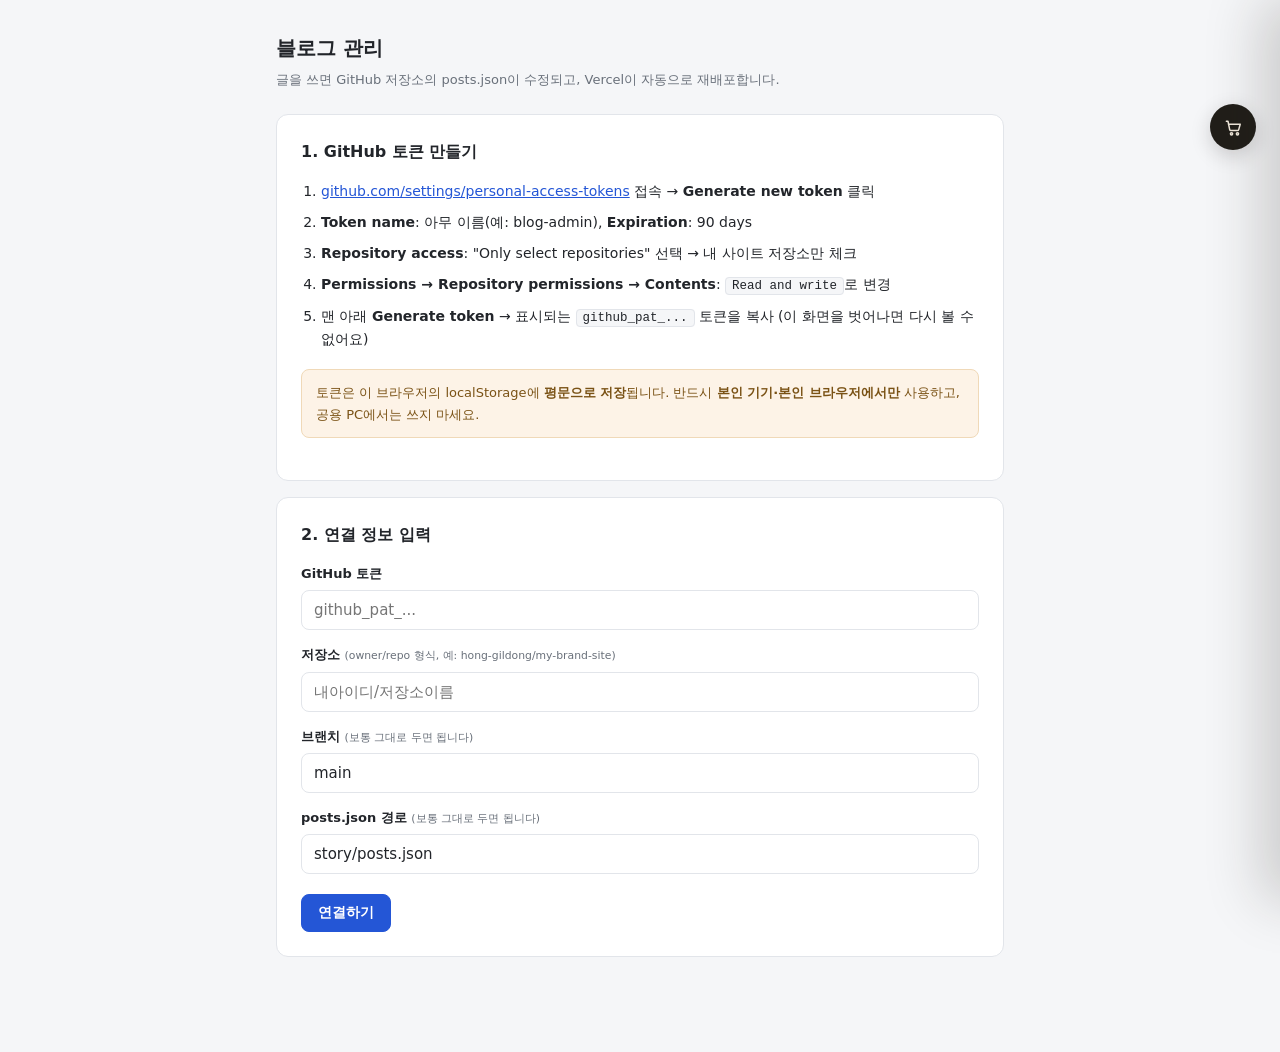
<file: story/admin.html>
<!DOCTYPE html>
<html lang="ko">
<head>
<meta charset="UTF-8">
<meta name="viewport" content="width=device-width, initial-scale=1">
<meta name="robots" content="noindex, nofollow">
<title>블로그 관리</title>
<style>
:root{
  --a-bg:#f5f6f8; --a-panel:#ffffff; --a-ink:#22252a; --a-sub:#69707a;
  --a-line:#e2e5ea; --a-brand:#2456d6; --a-danger:#c0392b; --a-ok:#1e7e46;
}
*{margin:0;padding:0;box-sizing:border-box}
body{background:var(--a-bg);color:var(--a-ink);line-height:1.65;
  font-family:system-ui,-apple-system,'Apple SD Gothic Neo','Malgun Gothic',sans-serif;
  font-size:15px;min-height:100vh}
.wrap{max-width:760px;margin:0 auto;padding:32px 16px 80px}
h1{font-size:20px;font-weight:700;margin-bottom:4px}
.sub{color:var(--a-sub);font-size:13px;margin-bottom:24px}
.panel{background:var(--a-panel);border:1px solid var(--a-line);border-radius:12px;
  padding:24px;margin-bottom:16px}
.panel h2{font-size:16px;margin-bottom:14px}
ol.guide{margin:0 0 18px 20px;font-size:14px;color:var(--a-ink)}
ol.guide li{margin-bottom:8px}
ol.guide code{background:var(--a-bg);border:1px solid var(--a-line);border-radius:4px;
  padding:1px 6px;font-size:12.5px;word-break:break-all}
.warn{background:#fdf3e7;border:1px solid #f0d9b8;color:#7a5215;border-radius:8px;
  padding:12px 14px;font-size:13px;margin-bottom:18px}
label{display:block;font-size:13px;font-weight:600;margin:14px 0 6px}
label small{font-weight:400;color:var(--a-sub)}
input[type=text],input[type=password],input[type=date],textarea{
  width:100%;border:1px solid var(--a-line);border-radius:8px;padding:10px 12px;
  font-size:15px;font-family:inherit;background:#fff;color:var(--a-ink)}
input:focus,textarea:focus{outline:2px solid color-mix(in srgb,var(--a-brand) 35%,transparent);
  border-color:var(--a-brand)}
textarea{min-height:260px;resize:vertical;line-height:1.7}
.btn{display:inline-block;border:1px solid var(--a-line);background:#fff;color:var(--a-ink);
  border-radius:8px;padding:9px 16px;font-size:14px;font-weight:600;cursor:pointer;
  font-family:inherit}
.btn:hover{background:var(--a-bg)}
.btn.primary{background:var(--a-brand);border-color:var(--a-brand);color:#fff}
.btn.primary:hover{filter:brightness(1.08)}
.btn.danger{color:var(--a-danger)}
.btn.small{padding:5px 10px;font-size:12.5px;font-weight:500}
.btn:disabled{opacity:.5;cursor:default}
.row-actions{display:flex;gap:8px;margin-top:20px;flex-wrap:wrap}
.status{margin:14px 0 0;padding:11px 14px;border-radius:8px;font-size:13.5px;display:none}
.status.show{display:block}
.status.info{background:#eef3fd;color:#1d3f8f;border:1px solid #ccdaf6}
.status.ok{background:#e9f6ee;color:var(--a-ok);border:1px solid #c4e5d1}
.status.err{background:#fdeeec;color:var(--a-danger);border:1px solid #f2cdc7;white-space:pre-line}
.topbar{display:flex;justify-content:space-between;align-items:flex-start;gap:12px;
  flex-wrap:wrap;margin-bottom:20px}
.repo-chip{font-size:12.5px;color:var(--a-sub);background:var(--a-panel);
  border:1px solid var(--a-line);border-radius:999px;padding:4px 12px}
.tbl-wrap{overflow-x:auto}
table{width:100%;border-collapse:collapse;font-size:14px}
th,td{text-align:left;padding:11px 10px;border-bottom:1px solid var(--a-line);
  vertical-align:middle}
th{font-size:12px;color:var(--a-sub);font-weight:600;letter-spacing:.03em}
td.title-cell{font-weight:600;max-width:280px}
td .date{color:var(--a-sub);font-size:13px;white-space:nowrap}
td.ops{white-space:nowrap;text-align:right}
.empty-row td{color:var(--a-sub);text-align:center;padding:32px 10px}
.help{background:var(--a-bg);border:1px solid var(--a-line);border-radius:8px;
  padding:10px 14px;font-size:12.5px;color:var(--a-sub);margin-top:8px;line-height:1.8}
.help code{background:#fff;border:1px solid var(--a-line);border-radius:4px;padding:0 5px}
.hidden{display:none}
a.plain{color:var(--a-brand)}
@media (max-width:520px){
  .panel{padding:18px 14px}
  td.title-cell{max-width:150px}
}
</style>
<link rel="stylesheet" href="../assets/cart.css">
</head>
<body>
<div class="wrap">
  <h1>블로그 관리</h1>
  <p class="sub">글을 쓰면 GitHub 저장소의 posts.json이 수정되고, Vercel이 자동으로 재배포합니다.</p>

  <!-- ===== 연결 화면 ===== -->
  <section id="view-connect" class="hidden">
    <div class="panel">
      <h2>1. GitHub 토큰 만들기</h2>
      <ol class="guide">
        <li><a class="plain" href="https://github.com/settings/personal-access-tokens" target="_blank" rel="noopener">github.com/settings/personal-access-tokens</a> 접속 → <strong>Generate new token</strong> 클릭</li>
        <li><strong>Token name</strong>: 아무 이름(예: blog-admin), <strong>Expiration</strong>: 90 days</li>
        <li><strong>Repository access</strong>: "Only select repositories" 선택 → 내 사이트 저장소만 체크</li>
        <li><strong>Permissions → Repository permissions → Contents</strong>: <code>Read and write</code>로 변경</li>
        <li>맨 아래 <strong>Generate token</strong> → 표시되는 <code>github_pat_...</code> 토큰을 복사 (이 화면을 벗어나면 다시 볼 수 없어요)</li>
      </ol>
      <div class="warn">토큰은 이 브라우저의 localStorage에 <strong>평문으로 저장</strong>됩니다. 반드시 <strong>본인 기기·본인 브라우저에서만</strong> 사용하고, 공용 PC에서는 쓰지 마세요.</div>
    </div>
    <div class="panel">
      <h2>2. 연결 정보 입력</h2>
      <form id="connect-form">
        <label>GitHub 토큰</label>
        <input type="password" id="c-token" placeholder="github_pat_..." autocomplete="off" required>
        <label>저장소 <small>(owner/repo 형식, 예: hong-gildong/my-brand-site)</small></label>
        <input type="text" id="c-repo" placeholder="내아이디/저장소이름" autocomplete="off" required>
        <label>브랜치 <small>(보통 그대로 두면 됩니다)</small></label>
        <input type="text" id="c-branch" value="main" autocomplete="off">
        <label>posts.json 경로 <small>(보통 그대로 두면 됩니다)</small></label>
        <input type="text" id="c-path" value="story/posts.json" autocomplete="off">
        <div class="row-actions">
          <button type="submit" class="btn primary">연결하기</button>
        </div>
      </form>
      <div id="connect-status" class="status"></div>
    </div>
  </section>

  <!-- ===== 목록 화면 ===== -->
  <section id="view-list" class="hidden">
    <div class="topbar">
      <span class="repo-chip" id="repo-chip"></span>
      <div style="display:flex;gap:8px;flex-wrap:wrap">
        <a class="btn small" href="../index.html" id="open-blog">내 블로그 열기</a>
        <button class="btn small" id="btn-reload">새로고침</button>
        <button class="btn small danger" id="btn-disconnect">연결 해제</button>
      </div>
    </div>
    <div class="panel">
      <div style="display:flex;justify-content:space-between;align-items:center;margin-bottom:14px">
        <h2 style="margin:0">글 목록</h2>
        <button class="btn primary" id="btn-new">새 글 쓰기</button>
      </div>
      <div class="tbl-wrap">
        <table>
          <thead><tr><th>제목</th><th>날짜</th><th style="text-align:right">관리</th></tr></thead>
          <tbody id="post-rows"></tbody>
        </table>
      </div>
      <div id="list-status" class="status"></div>
    </div>
  </section>

  <!-- ===== 편집 화면 ===== -->
  <section id="view-edit" class="hidden">
    <div class="panel">
      <h2 id="edit-heading">새 글 쓰기</h2>
      <form id="edit-form">
        <label>제목</label>
        <input type="text" id="f-title" required>
        <label>날짜</label>
        <input type="date" id="f-date" required>
        <label>요약 <small>(목록 카드에 보이는 한두 문장)</small></label>
        <input type="text" id="f-summary">
        <label>태그 <small>(콤마로 구분, 예: 브랜드, 신제품)</small></label>
        <input type="text" id="f-tags">
        <label>본문</label>
        <textarea id="f-body" required></textarea>
        <div class="help">
          본문 작성 규칙 (이것만 지원해요)<br>
          &bull; 문단 나누기: 빈 줄 한 줄<br>
          &bull; 소제목: 줄 맨 앞에 <code>## </code><br>
          &bull; 목록: 줄 맨 앞에 <code>- </code>
        </div>
        <div class="row-actions">
          <button type="submit" class="btn primary" id="btn-save">저장</button>
          <button type="button" class="btn" id="btn-cancel">취소</button>
        </div>
      </form>
      <div id="edit-status" class="status"></div>
    </div>
  </section>
</div>

<script>
(function(){
  'use strict';
  var LS_KEY = 'blogAdminConfig';
  var API = 'https://api.github.com';
  var config = null;      // {token, repo, branch, path}
  var posts = [];         // 현재 posts 배열
  var currentSha = null;  // posts.json의 현재 sha
  var editingId = null;   // 수정 중인 글 id (새 글이면 null)

  // ---------- 유틸 ----------
  function $(id){ return document.getElementById(id); }
  function show(id){ ['view-connect','view-list','view-edit'].forEach(function(v){
    $(v).classList.toggle('hidden', v !== id); }); window.scrollTo(0,0); }
  function setStatus(id, type, msg){
    var n = $(id);
    n.className = 'status show ' + type;
    n.textContent = msg;
  }
  function clearStatus(id){ $(id).className = 'status'; $(id).textContent=''; }

  // 유니코드 안전 base64
  function b64encode(str){
    var bytes = new TextEncoder().encode(str), bin = '';
    for (var i = 0; i < bytes.length; i++) bin += String.fromCharCode(bytes[i]);
    return btoa(bin);
  }
  function b64decode(b64){
    var bin = atob(b64.replace(/\s/g,'')), bytes = new Uint8Array(bin.length);
    for (var i = 0; i < bin.length; i++) bytes[i] = bin.charCodeAt(i);
    return new TextDecoder().decode(bytes);
  }

  function slugify(title){
    var s = String(title).toLowerCase()
      .replace(/[^a-z0-9가-힣]+/g, '-')
      .replace(/^-+|-+$/g, '')
      .slice(0, 40);
    return (s || 'post') + '-' + Date.now().toString(36);
  }

  function today(){
    var d = new Date();
    return d.getFullYear() + '-' + String(d.getMonth()+1).padStart(2,'0') + '-' +
      String(d.getDate()).padStart(2,'0');
  }

  // ---------- GitHub API ----------
  function gh(method, urlPath, body){
    return fetch(API + urlPath, {
      method: method,
      headers: {
        'Authorization': 'Bearer ' + config.token,
        'Accept': 'application/vnd.github+json',
        'X-GitHub-Api-Version': '2022-11-28'
      },
      body: body ? JSON.stringify(body) : undefined
    });
  }

  function contentsPath(){
    return '/repos/' + config.repo + '/contents/' +
      config.path.split('/').map(encodeURIComponent).join('/');
  }

  function friendlyError(status, detail){
    if (status === 401) return '토큰이 올바르지 않거나 만료되었습니다. 연결 해제 후 새 토큰으로 다시 연결해 주세요.';
    if (status === 403) return '권한이 없습니다. 토큰의 Repository access에 이 저장소가 포함되어 있고, Contents 권한이 Read and write인지 확인해 주세요.';
    if (status === 404) return '파일을 찾을 수 없습니다. 저장소 이름(owner/repo), 브랜치, posts.json 경로를 확인해 주세요.';
    return 'GitHub 오류 (' + status + ')' + (detail ? '\n' + detail : '');
  }

  function loadPosts(){
    return gh('GET', contentsPath() + '?ref=' + encodeURIComponent(config.branch))
      .then(function(r){
        if (!r.ok) return r.json().catch(function(){return {};}).then(function(j){
          throw new Error(friendlyError(r.status, j.message));
        });
        return r.json();
      })
      .then(function(j){
        currentSha = j.sha;
        var parsed;
        try { parsed = JSON.parse(b64decode(j.content)); }
        catch(e){ throw new Error('posts.json 파싱에 실패했습니다. 파일이 올바른 JSON인지 확인해 주세요.'); }
        posts = Array.isArray(parsed) ? parsed : [];
        return posts;
      });
  }

  // newPosts 저장. 409/sha 불일치 시 1회 재로드 후 재시도.
  function savePosts(newPosts, message, isRetry){
    var body = {
      message: message,
      content: b64encode(JSON.stringify(newPosts, null, 2) + '\n'),
      sha: currentSha,
      branch: config.branch
    };
    return gh('PUT', contentsPath(), body).then(function(r){
      if (r.ok) return r.json().then(function(j){
        currentSha = j.content && j.content.sha;
        posts = newPosts;
      });
      return r.json().catch(function(){return {};}).then(function(j){
        var conflict = r.status === 409 ||
          (r.status === 422 && /sha/i.test(j.message || ''));
        if (conflict && !isRetry){
          // 원격이 먼저 바뀜: 재로드 후 1회 재시도 (내 변경을 최신 상태 위에 다시 적용해야 하므로
          // 여기서는 sha만 새로 받아 같은 내용으로 재시도)
          return loadPosts().then(function(){
            return savePosts(newPosts, message, true);
          });
        }
        throw new Error(friendlyError(r.status, j.message));
      });
    });
  }

  // ---------- 화면: 연결 ----------
  $('connect-form').addEventListener('submit', function(e){
    e.preventDefault();
    var repo = $('c-repo').value.trim().replace(/^https?:\/\/github\.com\//,'').replace(/\/+$/,'');
    var cfg = {
      token: $('c-token').value.trim(),
      repo: repo,
      branch: $('c-branch').value.trim() || 'main',
      path: $('c-path').value.trim().replace(/^\/+/,'') || 'story/posts.json'
    };
    if (!/^[^\/\s]+\/[^\/\s]+$/.test(cfg.repo)){
      setStatus('connect-status','err','저장소는 owner/repo 형식으로 입력해 주세요. (예: hong-gildong/my-site)');
      return;
    }
    config = cfg;
    setStatus('connect-status','info','연결 확인 중...');
    loadPosts().then(function(){
      localStorage.setItem(LS_KEY, JSON.stringify(cfg));
      clearStatus('connect-status');
      renderList();
      show('view-list');
    }).catch(function(err){
      config = null;
      setStatus('connect-status','err', err.message);
    });
  });

  // ---------- 화면: 목록 ----------
  function renderList(){
    $('repo-chip').textContent = config.repo + ' · ' + config.branch + ' · ' + config.path;
    var tbody = $('post-rows');
    tbody.textContent = '';
    var sorted = posts.slice().sort(function(a,b){
      return String(b.date||'').localeCompare(String(a.date||''));
    });
    if (sorted.length === 0){
      var tr = document.createElement('tr');
      tr.className = 'empty-row';
      var td = document.createElement('td');
      td.colSpan = 3;
      td.textContent = '아직 글이 없습니다. 첫 글을 써보세요.';
      tr.appendChild(td);
      tbody.appendChild(tr);
      return;
    }
    sorted.forEach(function(p){
      var tr = document.createElement('tr');
      var tdT = document.createElement('td');
      tdT.className = 'title-cell';
      tdT.textContent = String(p.title || '(제목 없음)');
      var tdD = document.createElement('td');
      var span = document.createElement('span');
      span.className = 'date';
      span.textContent = String(p.date || '');
      tdD.appendChild(span);
      var tdO = document.createElement('td');
      tdO.className = 'ops';
      var bE = document.createElement('button');
      bE.className = 'btn small'; bE.type = 'button'; bE.textContent = '수정';
      bE.addEventListener('click', function(){ openEdit(p.id); });
      var bD = document.createElement('button');
      bD.className = 'btn small danger'; bD.type = 'button'; bD.textContent = '삭제';
      bD.style.marginLeft = '6px';
      bD.addEventListener('click', function(){ removePost(p); });
      tdO.appendChild(bE); tdO.appendChild(bD);
      tr.appendChild(tdT); tr.appendChild(tdD); tr.appendChild(tdO);
      tbody.appendChild(tr);
    });
  }

  $('btn-reload').addEventListener('click', function(){
    setStatus('list-status','info','불러오는 중...');
    loadPosts().then(function(){ clearStatus('list-status'); renderList(); })
      .catch(function(err){ setStatus('list-status','err', err.message); });
  });

  $('btn-disconnect').addEventListener('click', function(){
    if (!confirm('연결을 해제할까요? 저장된 토큰과 설정이 이 브라우저에서 삭제됩니다.')) return;
    localStorage.removeItem(LS_KEY);
    config = null; posts = []; currentSha = null;
    $('c-token').value = '';
    show('view-connect');
  });

  function removePost(p){
    if (!confirm('"' + String(p.title||'') + '" 글을 삭제할까요? 되돌릴 수 없습니다.')) return;
    var newPosts = posts.filter(function(x){ return x.id !== p.id; });
    setStatus('list-status','info','삭제하는 중...');
    savePosts(newPosts, 'post: 삭제 - ' + String(p.title||p.id))
      .then(function(){
        renderList();
        setStatus('list-status','ok','삭제 완료 — Vercel이 1~2분 안에 자동 재배포합니다.');
      })
      .catch(function(err){ setStatus('list-status','err', err.message); });
  }

  // ---------- 화면: 편집 ----------
  function openEdit(id){
    editingId = id || null;
    clearStatus('edit-status');
    var p = null;
    if (id) posts.forEach(function(x){ if (x.id === id) p = x; });
    $('edit-heading').textContent = p ? '글 수정' : '새 글 쓰기';
    $('f-title').value = p ? String(p.title||'') : '';
    $('f-date').value = p ? String(p.date||today()) : today();
    $('f-summary').value = p ? String(p.summary||'') : '';
    $('f-tags').value = p && Array.isArray(p.tags) ? p.tags.join(', ') : '';
    $('f-body').value = p ? String(p.body||'') : '';
    show('view-edit');
  }

  $('btn-new').addEventListener('click', function(){ openEdit(null); });
  $('btn-cancel').addEventListener('click', function(){ show('view-list'); });

  $('edit-form').addEventListener('submit', function(e){
    e.preventDefault();
    var title = $('f-title').value.trim();
    var post = {
      id: editingId || slugify(title),
      title: title,
      date: $('f-date').value || today(),
      summary: $('f-summary').value.trim(),
      tags: $('f-tags').value.split(',').map(function(s){return s.trim();}).filter(Boolean),
      body: $('f-body').value.replace(/\r\n/g,'\n').trim()
    };
    var newPosts;
    if (editingId){
      newPosts = posts.map(function(x){ return x.id === editingId ? post : x; });
    } else {
      newPosts = posts.concat([post]);
    }
    var btn = $('btn-save');
    btn.disabled = true;
    setStatus('edit-status','info','저장하는 중...');
    savePosts(newPosts, 'post: ' + title)
      .then(function(){
        btn.disabled = false;
        renderList();
        show('view-list');
        setStatus('list-status','ok','저장 완료 — Vercel이 1~2분 안에 자동 재배포합니다. 위의 "내 블로그 열기"로 확인해 보세요.');
      })
      .catch(function(err){
        btn.disabled = false;
        setStatus('edit-status','err', err.message);
      });
  });

  // ---------- 시작 ----------
  (function init(){
    var saved = null;
    try { saved = JSON.parse(localStorage.getItem(LS_KEY) || 'null'); } catch(e){}
    if (saved && saved.token && saved.repo){
      config = saved;
      show('view-list');
      $('repo-chip').textContent = config.repo;
      setStatus('list-status','info','글 목록을 불러오는 중...');
      loadPosts().then(function(){ clearStatus('list-status'); renderList(); })
        .catch(function(err){ setStatus('list-status','err', err.message); renderList(); });
    } else {
      show('view-connect');
    }
  })();
})();
</script>
<script src="../assets/cart.js" defer></script>
</body>
</html>
</file>
<file: assets/cart.css>
/* ==========================================================================
   장바구니 부품 키트 — cart.css
   실행DAY 2026-08-29 · https://runday.irumai.kr/260829/kit/cart/
   ========================================================================== */
:root {
  --cart-bg: #f2eadd;
  --cart-ink: #211e19;
  --cart-line: rgba(33, 30, 25, .22);
  --cart-accent: #9a4036;
  --cart-radius: 2px;
  --cart-font: "Pretendard", -apple-system, BlinkMacSystemFont, "Segoe UI", sans-serif;
}

html.rdcart-locked, body.rdcart-locked { overflow: hidden; }

.rdcart-btn {
  position: relative;
  display: inline-grid; place-items: center;
  width: 46px; height: 46px; padding: 0;
  border: 0; border-radius: 999px;
  background: var(--cart-ink); color: var(--cart-bg);
  font: inherit; cursor: pointer;
  transition: transform .2s ease, box-shadow .2s ease;
}
.rdcart-btn--float {
  position: fixed; top: 104px; right: 24px; z-index: 90;
  box-shadow: 0 6px 20px rgba(33, 30, 25, .18);
}
.rdcart-btn:active { transform: translateY(0); }
@media (hover: hover) { .rdcart-btn:hover { transform: translateY(-1px); } }
.rdcart-btn:focus-visible { outline: 2px solid var(--cart-accent); outline-offset: 3px; }
.rdcart-btn svg { display: block; }

.rdcart-btn__count {
  position: absolute; top: -3px; right: -3px;
  min-width: 20px; height: 20px; padding: 0 5px;
  display: grid; place-items: center;
  border-radius: 999px;
  background: var(--cart-accent); color: var(--cart-bg);
  font-family: var(--cart-font);
  font-size: 11px; font-weight: 800; line-height: 1;
  transform: scale(0); transition: transform .25s cubic-bezier(.2, .8, .3, 1);
}
.rdcart-btn--has .rdcart-btn__count { transform: scale(1); }
.rdcart-added { opacity: .68; }

.rdcart {
  position: fixed; inset: 0; z-index: 100;
  pointer-events: none;
  font-family: var(--cart-font);
  color: var(--cart-ink);
  -webkit-text-size-adjust: 100%;
}
.rdcart--open { pointer-events: auto; }

.rdcart__back {
  position: absolute; inset: 0;
  background: rgba(33, 30, 25, .56);
  opacity: 0; transition: opacity .32s ease;
}
.rdcart--open .rdcart__back { opacity: 1; }

.rdcart__panel {
  position: absolute; top: 0; right: 0;
  height: 100%; width: min(400px, 92vw);
  display: flex; flex-direction: column;
  background: var(--cart-bg);
  border-left: 1px solid var(--cart-ink);
  box-shadow: -18px 0 54px rgba(33, 30, 25, .2);
  transform: translateX(100%);
  transition: transform .38s cubic-bezier(.2, .8, .3, 1);
}
.rdcart--open .rdcart__panel { transform: none; }

.rdcart__head {
  display: flex; align-items: center; justify-content: space-between;
  gap: 12px; padding: 20px 22px;
  border-bottom: 1px solid var(--cart-line);
}
.rdcart__title { margin: 0; font-size: 17px; font-weight: 800; letter-spacing: -.02em; }
.rdcart__close {
  width: 34px; height: 34px; flex: none;
  border: 0; border-radius: 999px; background: none;
  color: var(--cart-ink); font: inherit; font-size: 22px; line-height: 1;
  cursor: pointer; opacity: .6;
}
@media (hover: hover) { .rdcart__close:hover { background: var(--cart-line); opacity: 1; } }
.rdcart__close:focus-visible { outline: 2px solid var(--cart-accent); outline-offset: 2px; }

.rdcart__body { flex: 1; overflow-y: auto; padding: 6px 22px; -webkit-overflow-scrolling: touch; }
.rdcart__empty { padding: 34px 0; margin: 0; font-size: 14px; line-height: 1.85; opacity: .6; }

.rdcart__line {
  display: flex; align-items: center; gap: 12px;
  padding: 15px 0; border-bottom: 1px solid var(--cart-line);
}
.rdcart__grow { flex: 1; min-width: 0; }
.rdcart__grow b {
  display: block; font-size: 14.5px; font-weight: 700; letter-spacing: -.02em;
  overflow-wrap: anywhere;
}
.rdcart__grow small { display: block; margin-top: 3px; font-size: 12.5px; opacity: .6; }

.rdcart__go {
  display: inline-block; margin-top: 7px;
  font-size: 12.5px; font-weight: 700; color: var(--cart-ink);
  text-decoration: none;
  border-bottom: 1.5px solid var(--cart-ink); padding-bottom: 1px;
}
@media (hover: hover) { .rdcart__go:hover { opacity: .6; } }
.rdcart__go--off {
  font-weight: 400; opacity: .45;
  border-bottom-style: dotted; cursor: default;
}

.rdcart__qty {
  display: inline-flex; align-items: center; flex: none;
  border-radius: 999px; box-shadow: inset 0 0 0 1.5px var(--cart-line);
}
.rdcart__qty button {
  width: 32px; height: 32px; padding: 0;
  border: 0; border-radius: 999px; background: none;
  color: var(--cart-ink); font: inherit; font-size: 16px; font-weight: 700;
  cursor: pointer;
}
@media (hover: hover) { .rdcart__qty button:hover { background: var(--cart-line); } }
.rdcart__qty button:focus-visible { outline: 2px solid var(--cart-accent); outline-offset: 1px; }
.rdcart__qty > span { min-width: 26px; text-align: center; font-size: 14px; font-weight: 700; }

.rdcart__kill {
  flex: none; border: 0; background: none; padding: 4px 2px;
  color: var(--cart-ink); font: inherit; font-size: 12px; opacity: .55;
  text-decoration: underline; text-underline-offset: 3px; cursor: pointer;
}
@media (hover: hover) { .rdcart__kill:hover { opacity: 1; color: var(--cart-accent); } }

.rdcart__foot {
  padding: 18px 22px calc(22px + env(safe-area-inset-bottom, 0px));
  border-top: 1px solid var(--cart-line);
  background: var(--cart-bg);
}
.rdcart__sum { display: flex; align-items: baseline; justify-content: space-between; }
.rdcart__sum span { font-size: 13px; opacity: .6; }
.rdcart__sum b { font-size: 21px; font-weight: 800; letter-spacing: -.03em; }
.rdcart__lead { margin: 12px 0 14px; font-size: 12.5px; line-height: 1.7; opacity: .62; }

.rdcart__acts { display: grid; grid-template-columns: 1fr 1fr; gap: 8px; }
.rdcart__act {
  display: inline-flex; align-items: center; justify-content: center;
  min-height: 46px; padding: 0 12px;
  border: 1.5px solid var(--cart-ink); border-radius: var(--cart-radius);
  font: inherit; font-size: 14px; font-weight: 700; letter-spacing: -.01em;
  text-decoration: none; cursor: pointer;
  transition: opacity .2s ease;
}
@media (hover: hover) { .rdcart__act:hover { opacity: .78; } }
.rdcart__act:focus-visible { outline: 2px solid var(--cart-accent); outline-offset: 2px; }
.rdcart__act--solid { background: var(--cart-ink); color: var(--cart-bg); }
.rdcart__act--ghost { background: none; color: var(--cart-ink); }
.rdcart__act[aria-disabled="true"] { opacity: .35; pointer-events: none; }
.rdcart--empty .rdcart__act { opacity: .35; pointer-events: none; }
.rdcart--empty .rdcart__sum { opacity: .45; }

@media (max-width: 480px) {
  .rdcart__panel { width: 100%; border-left: 0; box-shadow: none; }
  .rdcart__head, .rdcart__body, .rdcart__foot { padding-left: 18px; padding-right: 18px; }
  .rdcart__line { gap: 9px; }
  .rdcart__kill { font-size: 11.5px; }
  .rdcart-btn--float { top: 82px; right: 16px; }
}

@media (prefers-reduced-motion: reduce) {
  .rdcart__panel, .rdcart__back, .rdcart-btn, .rdcart-btn__count, .rdcart__act {
    transition: none !important;
  }
  .rdcart-btn:hover { transform: none; }
}
</file>
